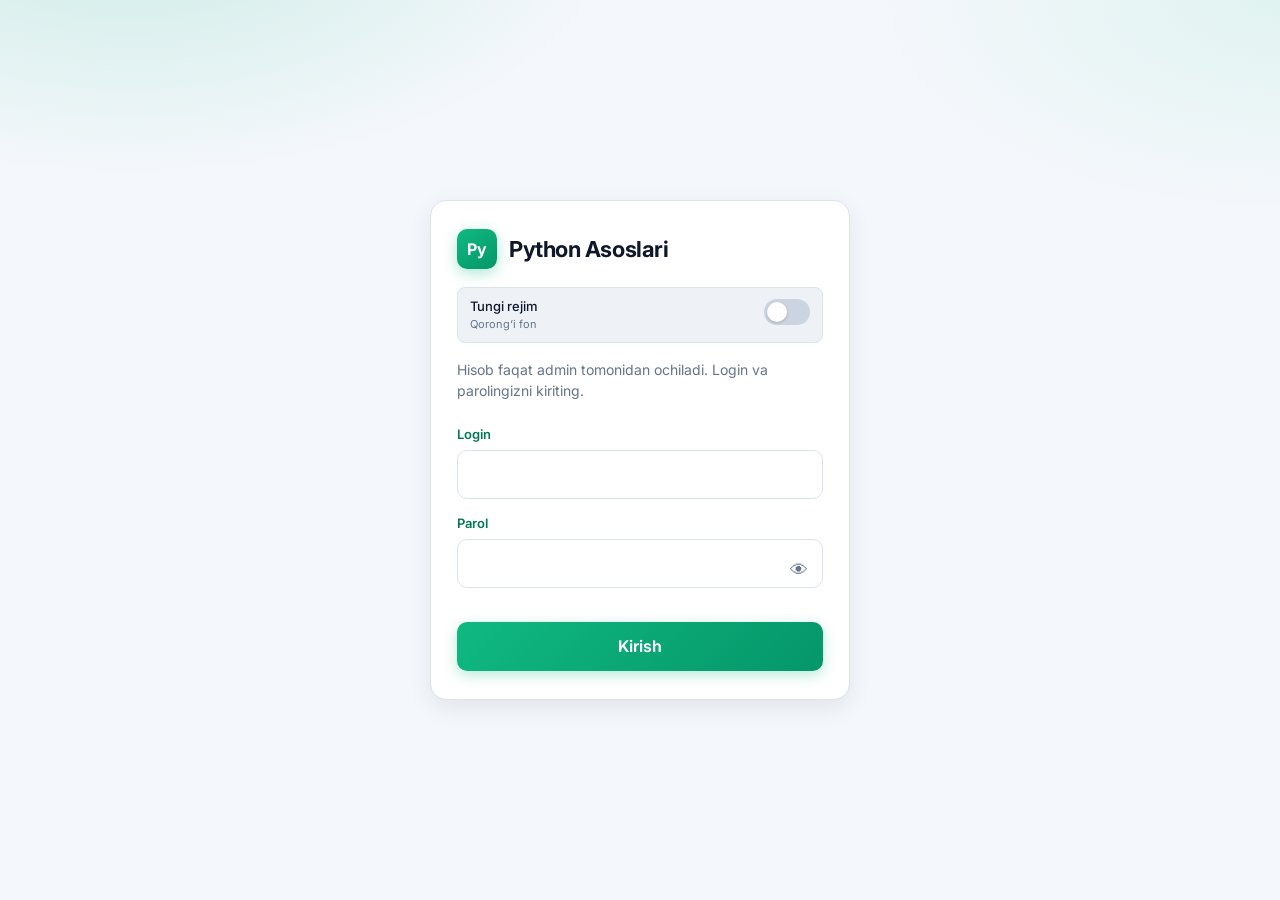
<file: login.html>
<!DOCTYPE html>
<html lang="uz">
<head>
  <meta charset="UTF-8" />
  <meta name="viewport" content="width=device-width, initial-scale=1" />
  <title>Kirish — Python Asoslari</title>
  <link rel="stylesheet" href="css/style.css" />
  <script>
    (function () {
      try {
        var t = localStorage.getItem("python-asolari-theme") || "light";
        document.documentElement.dataset.theme = t;
      } catch (e) {}
    })();
  </script>
  <style>
    .auth-wrap {
      min-height: 100vh;
      display: grid;
      place-items: center;
      padding: 24px;
      background:
        radial-gradient(900px 480px at 10% -10%, rgba(16, 185, 129, 0.18) 0%, transparent 55%),
        radial-gradient(800px 420px at 100% 0%, rgba(52, 211, 153, 0.1) 0%, transparent 50%),
        var(--bg);
    }
    .auth-card {
      width: min(420px, 100%);
      background: var(--bg-card);
      border: 1px solid var(--line);
      border-radius: 16px;
      padding: 28px 26px;
      box-shadow: var(--shadow);
    }
    .auth-brand {
      display: flex;
      align-items: center;
      gap: 12px;
      margin-bottom: 18px;
    }
    .auth-card h1 {
      margin: 0;
      font-size: 22px;
      letter-spacing: -0.02em;
      color: var(--ink);
    }
    .auth-card .sub {
      margin: 0 0 22px;
      color: var(--muted);
      font-size: 14px;
    }
    .auth-card label {
      display: block;
      font-size: 13px;
      margin: 0 0 6px;
      color: var(--accent-2);
      font-weight: 600;
    }
    .auth-card input[type="text"],
    .auth-card input[type="password"] {
      width: 100%;
      box-sizing: border-box;
      border: 1px solid var(--line);
      border-radius: 10px;
      padding: 11px 12px;
      font: inherit;
      margin-bottom: 14px;
      background: var(--input-bg);
      color: var(--ink);
    }
    .auth-card input:focus {
      outline: 2px solid rgba(16, 185, 129, 0.45);
      outline-offset: 1px;
      border-color: var(--accent);
    }
    .pw-wrap {
      position: relative;
      margin-bottom: 14px;
    }
    .pw-wrap input {
      width: 100%;
      box-sizing: border-box;
      border: 1px solid var(--line);
      border-radius: 10px;
      padding: 11px 44px 11px 12px;
      font: inherit;
      margin-bottom: 0;
      background: var(--input-bg);
      color: var(--ink);
    }
    .pw-toggle {
      position: absolute;
      right: 6px;
      top: 50%;
      transform: translateY(-50%);
      width: 36px;
      height: 36px;
      border: 0;
      border-radius: 8px;
      background: transparent;
      color: var(--muted);
      cursor: pointer;
      display: grid;
      place-items: center;
      padding: 0;
      font-size: 18px;
      line-height: 1;
    }
    .pw-toggle:hover { background: var(--accent-soft); color: var(--accent-2); }
    .auth-card button[type="submit"] {
      width: 100%;
      margin-top: 6px;
      border: 0;
      border-radius: 10px;
      padding: 12px;
      font: inherit;
      font-weight: 650;
      background: linear-gradient(135deg, #10b981, #059669);
      color: #fff;
      cursor: pointer;
      box-shadow: 0 4px 14px rgba(16, 185, 129, 0.3);
    }
    .auth-err {
      display: none;
      margin: 0 0 12px;
      padding: 10px 12px;
      border-radius: 10px;
      background: rgba(239, 68, 68, 0.12);
      border: 1px solid rgba(239, 68, 68, 0.35);
      color: var(--bad);
      font-size: 13px;
    }
    .auth-err.show { display: block; }
  </style>
</head>
<body>
  <div class="auth-wrap">
    <form class="auth-card" id="login-form">
      <div class="auth-brand">
        <div class="brand-logo" aria-hidden="true">Py</div>
        <h1>Python Asoslari</h1>
      </div>
      <div class="theme-toggle" style="margin:0 0 16px">
        <span class="theme-toggle-label">Tungi rejim<small>Qorong‘i fon</small></span>
        <label class="theme-switch">
          <input type="checkbox" id="theme-toggle" aria-label="Tungi rejim" />
          <span class="theme-slider"></span>
        </label>
      </div>
      <p class="sub">Hisob faqat admin tomonidan ochiladi. Login va parolingizni kiriting.</p>
      <div class="auth-err" id="err"></div>
      <label for="username">Login</label>
      <input id="username" name="username" type="text" autocomplete="username" required />
      <label for="password">Parol</label>
      <div class="pw-wrap">
        <input id="password" name="password" type="password" autocomplete="current-password" required />
        <button type="button" class="pw-toggle" id="pw-toggle" aria-label="Parolni ko‘rsatish" aria-pressed="false" title="Ko‘rsatish / yashirish">👁</button>
      </div>
      <button type="submit">Kirish</button>
    </form>
  </div>
  <script src="js/api.js"></script>
  <script>
    (function initTheme() {
      const KEY = "python-asolari-theme";
      const mode = localStorage.getItem(KEY) || "light";
      document.body.classList.add(mode === "dark" ? "theme-dark" : "theme-light");
      const toggle = document.getElementById("theme-toggle");
      if (toggle) {
        toggle.checked = mode === "dark";
        toggle.onchange = () => {
          const dark = toggle.checked;
          document.body.classList.remove("theme-light", "theme-dark");
          document.body.classList.add(dark ? "theme-dark" : "theme-light");
          localStorage.setItem(KEY, dark ? "dark" : "light");
        };
      }
    })();
    if (API.token()) {
      const u = API.user();
      location.href = u && u.role === "admin" ? "/admin" : "/";
    }
    const err = document.getElementById("err");
    const pw = document.getElementById("password");
    const toggle = document.getElementById("pw-toggle");
    toggle.onclick = () => {
      const show = pw.type === "password";
      pw.type = show ? "text" : "password";
      toggle.setAttribute("aria-pressed", show ? "true" : "false");
      toggle.setAttribute("aria-label", show ? "Parolni yashirish" : "Parolni ko‘rsatish");
      toggle.textContent = show ? "🙈" : "👁";
    };
    document.getElementById("login-form").onsubmit = async (e) => {
      e.preventDefault();
      err.classList.remove("show");
      try {
        const data = await API.login(
          document.getElementById("username").value.trim(),
          pw.value
        );
        API.setSession(data);
        location.href = data.role === "admin" ? "/admin" : "/";
      } catch (ex) {
        err.textContent = ex.message || "Kirish amalga oshmadi";
        err.classList.add("show");
      }
    };
  </script>
</body>
</html>
</file>
<file: css/style.css>
/* Python Asoslari — light (default) + dark theme */
@import url("https://fonts.googleapis.com/css2?family=Inter:wght@400;500;600;700&family=JetBrains+Mono:wght@400;500;600&display=swap");

:root,
body.theme-light {
  --bg: #f4f7fb;
  --bg-main: #ffffff;
  --bg-2: #eef2f7;
  --bg-card: #ffffff;
  --sidebar: #ffffff;
  --ink: #0f172a;
  --muted: #64748b;
  --line: #dbe3ee;
  --accent: #059669;
  --accent-2: #047857;
  --accent-soft: rgba(5, 150, 105, 0.12);
  --easy: #16a34a;
  --mid: #d97706;
  --hard: #dc2626;
  --ok: #16a34a;
  --bad: #dc2626;
  --code: #f8fafc;
  --code-ink: #0f172a;
  --font: "Inter", "Segoe UI", "Noto Sans", system-ui, sans-serif;
  --mono: "JetBrains Mono", "Cascadia Code", "Consolas", monospace;
  --radius: 12px;
  --radius-sm: 8px;
  --sidebar-w: 288px;
  --shadow: 0 8px 24px rgba(15, 23, 42, 0.08);
  --transition: 0.18s ease;
  --chip-hard-bg: #fef2f2;
  --chip-hard-ink: #b91c1c;
  --result-ok-bg: #ecfdf5;
  --result-bad-bg: #fef2f2;
  --code-chrome: #eef5f1;
  --code-chrome-line: #d5e4dc;
  --code-out-bg: #f3faf6;
  --code-out-ink: #047857;
  --code-out-label: #5b7a6c;
  --copy-bg: #ffffff;
  --copy-ink: #334155;
  --copy-border: #c5d6cc;
  --code-shadow: 0 4px 16px rgba(15, 23, 42, 0.06);
  --tok-kw: #b42318;
  --tok-fn: #7c3aed;
  --tok-str: #0369a1;
  --tok-num: #1d4ed8;
  --tok-cmt: #64748b;
  --tabs-bg: #e8eef5;
  --nav-num-bg: #e8eef5;
  --progress-bg: #f1f5f9;
  --bar-track: #dbe3ee;
  --surface-soft: #f1f5f9;
  --nav-hover: #eef2f7;
  --input-bg: #ffffff;
  --btn-secondary-bg: #e8eef5;
  --btn-secondary-ink: #0f172a;
  --ex-hover: #f1f5f9;
}

body.theme-dark {
  --bg: #0b1120;
  --bg-main: #111827;
  --bg-2: #1e293b;
  --bg-card: #1e293b;
  --sidebar: #0f172a;
  --ink: #f1f5f9;
  --muted: #94a3b8;
  --line: #334155;
  --accent: #10b981;
  --accent-2: #34d399;
  --accent-soft: rgba(16, 185, 129, 0.14);
  --easy: #22c55e;
  --mid: #f59e0b;
  --hard: #ef4444;
  --ok: #22c55e;
  --bad: #ef4444;
  --code: #0d1117;
  --code-ink: #e6edf3;
  --shadow: 0 8px 24px rgba(0, 0, 0, 0.28);
  --chip-hard-bg: rgba(239, 68, 68, 0.15);
  --chip-hard-ink: #fca5a5;
  --result-ok-bg: rgba(34, 197, 94, 0.12);
  --result-bad-bg: rgba(239, 68, 68, 0.12);
  --code-chrome: #161b22;
  --code-chrome-line: #21262d;
  --code-out-bg: #010409;
  --code-out-ink: #7ee787;
  --code-out-label: #8b949e;
  --copy-bg: #21262d;
  --copy-ink: #c9d1d9;
  --copy-border: #30363d;
  --code-shadow: 0 6px 20px rgba(0, 0, 0, 0.35);
  --tok-kw: #ff7b72;
  --tok-fn: #d2a8ff;
  --tok-str: #a5d6ff;
  --tok-num: #79c0ff;
  --tok-cmt: #8b949e;
  --tabs-bg: #0f172a;
  --nav-num-bg: #1e293b;
  --progress-bg: rgba(30, 41, 59, 0.45);
  --bar-track: #1e293b;
  --surface-soft: rgba(30, 41, 59, 0.55);
  --nav-hover: rgba(30, 41, 59, 0.85);
  --input-bg: #0f172a;
  --btn-secondary-bg: #1e293b;
  --btn-secondary-ink: #f1f5f9;
  --ex-hover: #243044;
}

* { box-sizing: border-box; }
html, body { margin: 0; min-height: 100%; }
body {
  font-family: var(--font);
  background: var(--bg);
  color: var(--ink);
  line-height: 1.55;
  overflow-x: hidden;
  -webkit-font-smoothing: antialiased;
}
body.nav-open { overflow: hidden; }
body.sidebar-collapsed {
  --sidebar-w: 72px;
}

/* —— Mobile top bar —— */
.topbar {
  display: none;
  position: sticky;
  top: 0;
  z-index: 30;
  align-items: center;
  gap: 12px;
  padding: 12px 14px;
  background: var(--sidebar);
  border-bottom: 1px solid var(--line);
  color: var(--ink);
}
.topbar-title {
  font-weight: 600;
  font-size: 15px;
  letter-spacing: -0.02em;
  flex: 1;
  min-width: 0;
  white-space: nowrap;
  overflow: hidden;
  text-overflow: ellipsis;
}
.menu-btn {
  display: inline-flex;
  align-items: center;
  justify-content: center;
  width: 40px;
  height: 40px;
  border: 1px solid var(--line);
  border-radius: var(--radius-sm);
  background: var(--bg-2);
  color: var(--ink);
  cursor: pointer;
  font-size: 18px;
  line-height: 1;
  flex-shrink: 0;
  transition: background var(--transition), border-color var(--transition);
}
.menu-btn:hover { border-color: var(--accent); background: var(--accent-soft); }

.sidebar-backdrop {
  display: none;
  position: fixed;
  inset: 0;
  background: rgba(2, 6, 23, 0.65);
  z-index: 40;
  border: 0;
  padding: 0;
  cursor: pointer;
}
.sidebar-backdrop.show { display: block; }

/* —— App shell —— */
.app {
  display: grid;
  grid-template-columns: var(--sidebar-w) 1fr;
  min-height: 100vh;
  width: 100%;
  transition: grid-template-columns var(--transition);
}

/* —— Sidebar —— */
.sidebar {
  background: var(--sidebar);
  color: var(--ink);
  padding: 20px 14px 24px;
  display: flex;
  flex-direction: column;
  gap: 14px;
  border-right: 1px solid var(--line);
  min-height: 100vh;
  position: sticky;
  top: 0;
  max-height: 100vh;
  overflow: hidden;
  z-index: 20;
}
.sidebar-top {
  display: flex;
  align-items: flex-start;
  justify-content: space-between;
  gap: 8px;
}
.brand {
  padding: 2px 8px 4px;
  min-width: 0;
}
.brand-row {
  display: flex;
  align-items: center;
  gap: 12px;
}
.brand-logo {
  width: 40px;
  height: 40px;
  border-radius: 10px;
  background: linear-gradient(145deg, #10b981, #059669);
  display: grid;
  place-items: center;
  font-weight: 700;
  font-size: 16px;
  color: #fff;
  flex-shrink: 0;
  box-shadow: 0 4px 14px rgba(16, 185, 129, 0.35);
}
.brand .tag {
  display: block;
  font-size: 10px;
  letter-spacing: 0.08em;
  text-transform: uppercase;
  color: var(--accent-2);
  margin-bottom: 2px;
  font-weight: 600;
}
.brand h1 {
  font-size: 17px;
  margin: 0;
  font-weight: 700;
  letter-spacing: -0.03em;
  color: var(--ink);
}
.brand p {
  display: none;
}
.collapse-btn {
  width: 32px;
  height: 32px;
  border: 1px solid var(--line);
  border-radius: 8px;
  background: transparent;
  color: var(--muted);
  cursor: pointer;
  flex-shrink: 0;
  transition: color var(--transition), border-color var(--transition), background var(--transition);
}
.collapse-btn:hover {
  color: var(--accent-2);
  border-color: var(--accent);
  background: var(--accent-soft);
}
body.sidebar-collapsed .brand .brand-text,
body.sidebar-collapsed .user-bar,
body.sidebar-collapsed .py-status,
body.sidebar-collapsed .progress-wrap,
body.sidebar-collapsed .nav button .nav-meta,
body.sidebar-collapsed .nav button .nav-title {
  display: none;
}
body.sidebar-collapsed .brand-row { justify-content: center; }
body.sidebar-collapsed .sidebar-top { justify-content: center; }
body.sidebar-collapsed .nav button {
  justify-content: center;
  padding: 10px;
}
body.sidebar-collapsed .nav-num {
  margin: 0;
}

.user-bar { margin: 0; }
.user-bar-inner {
  display: flex;
  justify-content: space-between;
  gap: 8px;
  align-items: center;
  padding: 10px 12px;
  border: 1px solid var(--line);
  border-radius: var(--radius-sm);
  background: var(--surface-soft);
  font-size: 13px;
  color: var(--ink);
}
.user-bar-links {
  display: flex;
  gap: 6px;
  align-items: center;
  flex-wrap: wrap;
}
.user-bar-links a,
.user-bar-links button {
  border: 1px solid var(--line);
  background: var(--bg-2);
  color: var(--accent-2);
  font: inherit;
  font-size: 12px;
  cursor: pointer;
  text-decoration: none;
  padding: 4px 10px;
  border-radius: 6px;
  transition: background var(--transition), border-color var(--transition);
}
.user-bar-links a:hover,
.user-bar-links button:hover {
  border-color: var(--accent);
  background: var(--accent-soft);
  color: var(--accent-2);
}

.py-status {
  font-size: 12px;
  padding: 9px 12px;
  border-radius: var(--radius-sm);
  background: var(--surface-soft);
  color: var(--muted);
  border: 1px solid var(--line);
}
.py-status.ok { color: var(--ok); border-color: rgba(34, 197, 94, 0.35); background: rgba(34, 197, 94, 0.08); }
.py-status.wait { color: var(--mid); }
.py-status.err { color: var(--bad); border-color: rgba(239, 68, 68, 0.35); }

.progress-wrap {
  padding: 12px;
  border-radius: var(--radius-sm);
  background: var(--progress-bg);
  border: 1px solid var(--line);
}
.progress-label {
  display: flex;
  justify-content: space-between;
  align-items: baseline;
  font-size: 12px;
  color: var(--muted);
  margin-bottom: 8px;
  gap: 8px;
}
.progress-label strong {
  color: var(--ink);
  font-weight: 600;
  font-variant-numeric: tabular-nums;
}
.progress-pct {
  font-size: 11px;
  color: var(--accent-2);
  font-weight: 600;
}
.bar {
  height: 8px;
  background: var(--bar-track);
  border-radius: 99px;
  overflow: hidden;
  border: 1px solid var(--line);
}
.bar > span {
  display: block;
  height: 100%;
  width: 0;
  background: linear-gradient(90deg, #059669, #10b981, #34d399);
  border-radius: 99px;
  transition: width 0.35s ease;
}

.nav {
  display: flex;
  flex-direction: column;
  gap: 4px;
  overflow: auto;
  padding-right: 2px;
  flex: 1;
  min-height: 0;
  -webkit-overflow-scrolling: touch;
  scrollbar-width: thin;
  scrollbar-color: var(--line) transparent;
}
.nav button {
  display: flex;
  align-items: flex-start;
  gap: 10px;
  text-align: left;
  border: 1px solid transparent;
  background: transparent;
  color: var(--ink);
  padding: 10px 10px;
  border-radius: var(--radius-sm);
  cursor: pointer;
  font: inherit;
  transition: background var(--transition), border-color var(--transition), transform 0.12s ease;
}
.nav button:hover {
  background: var(--nav-hover);
  border-color: var(--line);
}
.nav button.active {
  background: linear-gradient(135deg, rgba(16, 185, 129, 0.22), rgba(16, 185, 129, 0.08));
  border-color: rgba(16, 185, 129, 0.45);
  box-shadow: inset 0 0 0 1px rgba(16, 185, 129, 0.12);
}
.nav-num {
  width: 28px;
  height: 28px;
  border-radius: 8px;
  background: var(--nav-num-bg);
  border: 1px solid var(--line);
  display: grid;
  place-items: center;
  font-size: 12px;
  font-weight: 700;
  color: var(--muted);
  flex-shrink: 0;
  font-variant-numeric: tabular-nums;
}
.nav button.active .nav-num {
  background: linear-gradient(145deg, #10b981, #059669);
  border-color: transparent;
  color: #fff;
}
.nav button.done .nav-num {
  border-color: rgba(34, 197, 94, 0.5);
  color: var(--ok);
}
.nav-body { min-width: 0; flex: 1; }
.nav-title {
  display: block;
  font-size: 13px;
  font-weight: 550;
  line-height: 1.35;
  color: var(--ink);
}
.nav-meta {
  display: block;
  color: var(--muted);
  font-size: 11px;
  margin-top: 3px;
}
.nav button.active .nav-title { color: var(--ink); }
body.theme-dark .nav button.active .nav-title { color: #ecfdf5; }

/* —— Main —— */
.main {
  background: var(--bg-main);
  padding: 28px clamp(16px, 3vw, 40px) 56px;
  width: 100%;
  max-width: none;
  min-width: 0;
  min-height: 100vh;
}
.main-inner {
  width: 100%;
  max-width: 920px;
  margin: 0 auto;
}

.breadcrumb {
  display: flex;
  flex-wrap: wrap;
  align-items: center;
  gap: 6px;
  font-size: 12px;
  color: var(--muted);
  margin-bottom: 12px;
}
.breadcrumb span { color: var(--muted); }
.breadcrumb .bc-sep { opacity: 0.5; }
.breadcrumb .bc-current { color: var(--accent-2); font-weight: 500; }

.lesson-head h2 {
  margin: 0 0 8px;
  font-size: clamp(22px, 2.6vw, 28px);
  letter-spacing: -0.03em;
  line-height: 1.25;
  font-weight: 700;
  color: var(--ink);
}
.lesson-head p {
  margin: 0 0 22px;
  color: var(--muted);
  font-size: 15px;
  max-width: 62ch;
}

/* —— Tabs —— */
.tabs {
  display: flex;
  gap: 4px;
  margin-bottom: 24px;
  padding: 5px;
  background: var(--tabs-bg);
  border: 1px solid var(--line);
  border-radius: 12px;
  width: 100%;
  max-width: 100%;
  flex-wrap: wrap;
}
.tabs button {
  border: 0;
  background: transparent;
  font: inherit;
  padding: 10px 14px;
  cursor: pointer;
  color: var(--muted);
  border-radius: 9px;
  flex: 1 1 auto;
  min-width: min(120px, 100%);
  text-align: center;
  font-weight: 500;
  font-size: 13.5px;
  transition: background var(--transition), color var(--transition), box-shadow var(--transition);
}
.tabs button:hover { color: var(--ink); background: var(--bg-2); }
.tabs button.active {
  background: linear-gradient(135deg, #10b981, #059669);
  color: #fff;
  font-weight: 600;
  box-shadow: 0 4px 14px rgba(16, 185, 129, 0.28);
}

/* —— Cards —— */
.card {
  background: var(--bg-card);
  border: 1px solid var(--line);
  border-radius: var(--radius);
  padding: 20px 22px;
  margin-bottom: 14px;
  box-shadow: var(--shadow);
  width: 100%;
}

.teach h3 {
  margin: 0 0 10px;
  font-size: 18px;
  letter-spacing: -0.02em;
  color: var(--ink);
  font-weight: 650;
}
.teach h4 {
  margin: 20px 0 10px;
  font-size: 14px;
  color: var(--accent-2);
  font-weight: 600;
}
.teach p, .teach li {
  max-width: 68ch;
  color: var(--ink);
}
.teach-explain {
  margin: 0 0 12px !important;
  padding: 10px 12px;
  border-radius: 8px;
  background: var(--accent-soft);
  border: 1px solid rgba(16, 185, 129, 0.28);
  color: var(--ink) !important;
  font-size: 14px;
  line-height: 1.55;
  max-width: none !important;
}
.teach ul, .teach ol { padding-left: 1.2em; }
.teach code, .example pre, .task code {
  font-family: var(--mono);
  font-size: 13px;
}
.teach code {
  background: var(--accent-soft);
  color: var(--accent-2);
  padding: 2px 6px;
  border-radius: 4px;
}
.teach .card + .card { margin-top: 0; }

.callout {
  background: var(--accent-soft);
  border: 1px solid rgba(16, 185, 129, 0.35);
  border-radius: var(--radius-sm);
  padding: 12px 14px;
  margin: 14px 0 0;
  color: var(--ink);
  font-size: 14px;
}
.callout strong { color: var(--accent-2); }

.method-table {
  width: 100%;
  border-collapse: collapse;
  font-size: 13.5px;
  margin: 12px 0 4px;
}
.method-table th,
.method-table td {
  border: 1px solid var(--line);
  padding: 10px 12px;
  text-align: left;
  vertical-align: top;
}
.method-table th {
  background: var(--bg-2);
  color: var(--accent-2);
  font-weight: 600;
}
.method-table td { color: var(--ink); }
.method-table code {
  background: transparent;
  padding: 0;
  color: var(--accent-2);
}

.review-lead {
  margin: 0 0 14px;
  color: var(--muted);
  font-size: 14px;
  max-width: 62ch;
}
.review-table td:first-child {
  width: 2.5rem;
  color: var(--muted);
  font-variant-numeric: tabular-nums;
}
.review-table td:nth-child(2) { white-space: nowrap; }

/* —— Code editor blocks —— */
.code-wrap {
  display: block;
  width: 100%;
  max-width: 100%;
  margin: 0 0 16px;
  background: var(--code);
  border-radius: var(--radius);
  border: 1px solid var(--code-chrome-line);
  box-shadow: var(--code-shadow);
  overflow: hidden;
  box-sizing: border-box;
}
.code-toolbar {
  display: flex;
  align-items: center;
  justify-content: space-between;
  gap: 8px;
  padding: 8px 12px;
  background: var(--code-chrome);
  border-bottom: 1px solid var(--code-chrome-line);
}
.code-lang {
  font-size: 11px;
  font-weight: 650;
  letter-spacing: 0.06em;
  text-transform: uppercase;
  color: var(--accent-2);
  font-family: var(--font);
}
.copy-btn {
  border: 1px solid var(--copy-border);
  background: var(--copy-bg);
  color: var(--copy-ink);
  font: inherit;
  font-size: 11px;
  font-weight: 500;
  padding: 4px 10px;
  border-radius: 6px;
  cursor: pointer;
  transition: background var(--transition), border-color var(--transition), color var(--transition);
}
.copy-btn:hover {
  border-color: var(--accent);
  color: var(--accent-2);
  background: var(--accent-soft);
}
.copy-btn.copied {
  border-color: var(--ok);
  color: var(--ok);
}

.code-wrap pre.code {
  margin: 0;
  display: block;
  width: 100%;
  max-width: 100%;
  min-width: 0;
  background: transparent;
  color: var(--code-ink);
  padding: 14px 16px;
  border-radius: 0;
  border: 0;
  box-shadow: none;
  overflow-x: auto;
  font-family: var(--mono);
  font-size: 13.5px;
  line-height: 1.55;
  white-space: pre;
  box-sizing: border-box;
}
.tok-kw { color: var(--tok-kw); }
.tok-fn { color: var(--tok-fn); }
.tok-str { color: var(--tok-str); }
.tok-num { color: var(--tok-num); }
.tok-cmt { color: var(--tok-cmt); font-style: italic; }

.code-wrap .code-out {
  display: block;
  margin: 0;
  padding: 12px 16px 14px;
  border: 0;
  border-top: 1px solid var(--code-chrome-line);
  border-radius: 0;
  background: var(--code-out-bg);
  color: var(--code-ink);
  font-size: 13.5px;
  box-sizing: border-box;
}
.code-wrap .code-out-label {
  display: block;
  font-size: 11px;
  font-weight: 650;
  letter-spacing: 0.06em;
  text-transform: uppercase;
  color: var(--code-out-label);
  margin-bottom: 6px;
  font-family: var(--font);
}
.code-wrap .code-out-val {
  font-family: var(--mono);
  font-size: 13.5px;
  background: transparent;
  color: var(--code-out-ink);
  padding: 0;
  white-space: pre-wrap;
  word-break: break-word;
}
.code-wrap .code-out-pre {
  display: block;
  margin: 0;
  width: 100%;
  font-family: var(--mono);
  font-size: 13px;
  line-height: 1.5;
  white-space: pre-wrap;
  word-break: break-word;
  color: var(--code-out-ink);
  background: transparent;
  border: 0;
  padding: 0;
}

pre.code {
  margin: 0 0 14px;
  display: block;
  width: 100%;
  max-width: 100%;
  background: var(--code);
  color: var(--code-ink);
  padding: 14px 16px;
  border-radius: var(--radius);
  overflow-x: auto;
  font-family: var(--mono);
  font-size: 13.5px;
  line-height: 1.55;
  border: 1px solid var(--code-chrome-line);
  white-space: pre;
  box-sizing: border-box;
}
.example pre.code,
.answer-code,
.answer-box pre.code {
  display: block;
  width: 100%;
  min-width: 0;
}

.code-out {
  display: block;
  margin: 0 0 14px;
  padding: 10px 12px;
  border-radius: var(--radius-sm);
  background: var(--code-out-bg);
  border: 1px solid var(--code-chrome-line);
  color: var(--ink);
  font-size: 13.5px;
  box-sizing: border-box;
}
.code-out-label { font-weight: 650; color: var(--code-out-label); }
.code-out-val {
  font-family: var(--mono);
  color: var(--code-out-ink);
  background: transparent;
  padding: 0;
  white-space: pre-wrap;
  word-break: break-word;
}
.code-out-pre {
  margin: 4px 0 0;
  width: 100%;
  font-family: var(--mono);
  font-size: 13px;
  line-height: 1.45;
  white-space: pre-wrap;
  word-break: break-word;
  color: var(--code-out-ink);
  background: transparent;
  border: 0;
  padding: 0;
}

.example { margin-bottom: 16px; }
.example .cap {
  font-weight: 600;
  margin-bottom: 10px;
  color: var(--ink);
}
.example .why {
  color: var(--muted);
  font-size: 14px;
  margin: 10px 0 0;
}

.list-hint {
  margin: 0 0 12px;
  color: var(--muted);
  font-size: 14px;
}
.filters { display: flex; gap: 8px; margin-bottom: 14px; flex-wrap: wrap; }
.filters button, .chip {
  border: 1px solid var(--line);
  background: var(--bg-2);
  color: var(--ink);
  padding: 7px 12px;
  border-radius: 99px;
  cursor: pointer;
  font: inherit;
  font-size: 13px;
  transition: border-color var(--transition), background var(--transition);
}
.filters button:hover { border-color: var(--accent); }
.filters button.active {
  border-color: var(--accent);
  background: var(--accent-soft);
  color: var(--accent-2);
  font-weight: 600;
}
.chip.oson { color: var(--easy); border-color: rgba(34, 197, 94, 0.35); }
.chip.ortacha { color: var(--mid); border-color: rgba(245, 158, 11, 0.35); }
.chip.qiyin { color: var(--hard); border-color: var(--line); }
.chip.done {
  background: rgba(34, 197, 94, 0.12);
  border-color: rgba(34, 197, 94, 0.4);
  color: var(--ok);
}

.ex-list { display: grid; gap: 8px; margin-bottom: 16px; }
.ex-item {
  display: flex;
  align-items: center;
  gap: 10px;
  width: 100%;
  text-align: left;
  border: 1px solid var(--line);
  background: var(--bg-card);
  border-radius: var(--radius);
  padding: 12px 14px;
  cursor: pointer;
  font: inherit;
  color: var(--ink);
  transition: border-color var(--transition), transform 0.12s ease, box-shadow var(--transition), background var(--transition);
}
.ex-item:hover {
  border-color: var(--accent);
  transform: translateY(-1px);
  box-shadow: var(--shadow);
  background: var(--ex-hover);
}
.ex-item .num {
  width: 28px;
  color: var(--muted);
  font-variant-numeric: tabular-nums;
  font-weight: 600;
}
.ex-item .ex-title { flex: 1; min-width: 0; }
.ex-item .ex-go {
  color: var(--accent-2);
  font-size: 13px;
  font-weight: 650;
  white-space: nowrap;
}

.work-top {
  display: flex;
  align-items: center;
  gap: 10px;
  margin-bottom: 14px;
  flex-wrap: wrap;
}
.back-btn {
  font: inherit;
  border: 1px solid var(--line);
  background: var(--bg-2);
  border-radius: var(--radius-sm);
  padding: 8px 12px;
  cursor: pointer;
  color: var(--ink);
  transition: border-color var(--transition), color var(--transition);
}
.back-btn:hover { border-color: var(--accent); color: var(--accent-2); }
.work-num {
  color: var(--muted);
  font-size: 13px;
  margin-left: auto;
}

.workspace { display: grid; grid-template-columns: 1fr; gap: 12px; width: 100%; }
.focus-work { padding: 22px; }
.work-head h3 {
  margin: 0 0 8px;
  font-size: clamp(18px, 2.5vw, 22px);
  letter-spacing: -0.02em;
  color: var(--ink);
}
.task { margin: 0; color: var(--ink); }
.hint {
  font-size: 13px;
  color: var(--muted);
  margin-top: 8px;
}
.hint-note {
  margin-top: 12px;
  padding: 10px 12px;
  border-radius: 8px;
  background: rgba(245, 158, 11, 0.1);
  border: 1px solid rgba(245, 158, 11, 0.35);
  color: var(--ink);
}
.hint-note strong { color: var(--mid); }
.field-label {
  font-size: 13px;
  font-weight: 600;
  color: var(--muted);
}
.editor-label-row {
  display: flex;
  flex-wrap: wrap;
  align-items: baseline;
  justify-content: space-between;
  gap: 8px;
}
.editor-tips {
  font-size: 12px;
  color: var(--muted);
}
textarea.editor {
  width: 100%;
  min-height: 220px;
  resize: vertical;
  font-family: var(--mono);
  font-size: 14px;
  background: var(--code);
  color: var(--code-ink);
  border: 1px solid #21262d;
  border-radius: var(--radius-sm);
  padding: 14px;
}
.CodeMirror {
  height: 280px;
  border-radius: var(--radius-sm);
  font-family: var(--mono);
  font-size: 14px;
  line-height: 1.5;
  border: 1px solid #21262d;
  width: 100% !important;
}
.CodeMirror-focused {
  outline: 2px solid rgba(16, 185, 129, 0.45);
  outline-offset: 1px;
}
.CodeMirror-hints {
  font-family: var(--mono);
  font-size: 13px;
  border: 1px solid #30363d;
  background: #161b22;
  color: #e6edf3;
  border-radius: 8px;
  box-shadow: var(--shadow);
  z-index: 20;
  max-height: 220px;
}
.CodeMirror-hint { color: #e6edf3; padding: 4px 10px; }
.CodeMirror-hint-active {
  background: var(--accent);
  color: #fff;
}

.actions { display: flex; gap: 8px; flex-wrap: wrap; }
.actions button, .ghost {
  font: inherit;
  border-radius: var(--radius-sm);
  padding: 10px 14px;
  cursor: pointer;
  border: 1px solid transparent;
  transition: background var(--transition), border-color var(--transition), transform 0.1s ease;
}
.actions button:active { transform: scale(0.98); }
.primary {
  background: linear-gradient(135deg, #10b981, #059669);
  color: #fff !important;
  box-shadow: 0 4px 12px rgba(16, 185, 129, 0.25);
}
.primary:hover { filter: brightness(1.06); }
.secondary {
  background: var(--btn-secondary-bg);
  color: var(--btn-secondary-ink);
  border-color: var(--line);
}
.secondary:hover {
  border-color: var(--accent);
  color: var(--accent-2);
  background: var(--accent-soft);
}
/* Qayta yozish — qizil (yorug‘ va tungi) */
.actions button.danger,
button.danger,
#btn-reset {
  background: #dc2626 !important;
  background-image: linear-gradient(135deg, #ef4444, #dc2626) !important;
  color: #fff !important;
  border-color: transparent !important;
  box-shadow: 0 4px 12px rgba(220, 38, 38, 0.3);
}
.actions button.danger:hover,
button.danger:hover,
#btn-reset:hover {
  filter: brightness(1.08);
  color: #fff !important;
}
/* Javobni ko‘rsatish — yashil (yorug‘ va tungi) */
.actions button.success,
button.success,
#btn-toggle-answer {
  background: #059669 !important;
  background-image: linear-gradient(135deg, #10b981, #059669) !important;
  color: #fff !important;
  border-color: transparent !important;
  box-shadow: 0 4px 12px rgba(16, 185, 129, 0.28);
}
.actions button.success:hover,
button.success:hover,
#btn-toggle-answer:hover {
  filter: brightness(1.08);
  color: #fff !important;
}
.result {
  white-space: pre-wrap;
  font-family: var(--mono);
  font-size: 13px;
  padding: 12px 14px;
  border-radius: var(--radius-sm);
  background: var(--code);
  border: 1px solid var(--line);
  min-height: 48px;
  color: var(--muted);
}
.result.ok {
  background: var(--result-ok-bg);
  border-color: rgba(34, 197, 94, 0.35);
  color: var(--ok);
}
.result.bad {
  background: var(--result-bad-bg);
  border-color: rgba(239, 68, 68, 0.35);
  color: var(--bad);
}

.answer-box {
  border: 1px solid rgba(16, 185, 129, 0.3);
  background: rgba(16, 185, 129, 0.06);
  border-radius: var(--radius);
  padding: 14px 16px;
}
.answer-head {
  display: flex;
  align-items: center;
  justify-content: space-between;
  gap: 10px;
  margin-bottom: 6px;
}
.answer-head h4 {
  margin: 0;
  font-size: 16px;
  color: var(--accent-2);
}
.ghost-sm {
  font: inherit;
  font-size: 12px;
  border: 1px solid var(--line);
  background: var(--bg-2);
  color: var(--accent-2);
  border-radius: 6px;
  padding: 5px 10px;
  cursor: pointer;
}
.ghost-sm:hover { border-color: var(--accent); }
.answer-note {
  margin: 0 0 10px;
  font-size: 13px;
  color: var(--muted);
}
.answer-code { margin: 0; }
.answer-box .code-wrap { margin-top: 4px; }
.answer-out {
  margin-top: 0;
  border-top: 1px solid var(--line);
}

/* —— Theme toggle —— */
.theme-toggle {
  display: flex;
  align-items: center;
  justify-content: space-between;
  gap: 10px;
  margin: 10px 14px 0;
  padding: 10px 12px;
  border: 1px solid var(--line);
  border-radius: var(--radius-sm);
  background: var(--bg-2);
}
.theme-toggle-label {
  font-size: 13px;
  font-weight: 500;
  color: var(--ink);
  line-height: 1.3;
}
.theme-toggle-label small {
  display: block;
  font-weight: 400;
  font-size: 11px;
  color: var(--muted);
  margin-top: 2px;
}
.theme-switch {
  position: relative;
  width: 46px;
  height: 26px;
  flex-shrink: 0;
}
.theme-switch input {
  opacity: 0;
  width: 0;
  height: 0;
}
.theme-slider {
  position: absolute;
  inset: 0;
  cursor: pointer;
  background: #cbd5e1;
  border-radius: 999px;
  transition: var(--transition);
}
.theme-slider::before {
  content: "";
  position: absolute;
  width: 20px;
  height: 20px;
  left: 3px;
  top: 3px;
  background: #fff;
  border-radius: 50%;
  box-shadow: 0 1px 3px rgba(0, 0, 0, 0.2);
  transition: var(--transition);
}
.theme-switch input:checked + .theme-slider {
  background: var(--accent);
}
.theme-switch input:checked + .theme-slider::before {
  transform: translateX(20px);
}
body.sidebar-collapsed .theme-toggle-label {
  display: none;
}
body.sidebar-collapsed .theme-toggle {
  justify-content: center;
  margin-left: 10px;
  margin-right: 10px;
  padding: 8px;
}

.note {
  font-size: 13px;
  color: var(--muted);
  margin-top: 28px;
  max-width: 70ch;
}

/* —— Responsive —— */
@media (max-width: 900px) {
  .app { grid-template-columns: 1fr; }
  .topbar { display: flex; }
  .collapse-btn { display: none; }

  .sidebar {
    position: fixed;
    top: 0;
    left: 0;
    z-index: 50;
    width: min(320px, 88vw);
    max-height: 100vh;
    min-height: 100vh;
    transform: translateX(-105%);
    transition: transform 0.22s ease;
    box-shadow: 8px 0 32px rgba(0, 0, 0, 0.45);
    border-right: 1px solid var(--line);
  }
  .sidebar.open { transform: translateX(0); }

  .main { padding: 16px 14px 40px; }
  .lesson-head h2 { font-size: 22px; }
  .tabs button {
    flex: 1 1 calc(50% - 4px);
    min-width: 0;
    padding: 10px 8px;
    font-size: 13px;
  }
  .card { padding: 16px; }
  .focus-work { padding: 16px; }
  .CodeMirror { height: 240px; }
  .method-table {
    display: block;
    overflow-x: auto;
    -webkit-overflow-scrolling: touch;
  }
  body.sidebar-collapsed { --sidebar-w: 288px; }
}

@media (max-width: 480px) {
  .tabs button { flex: 1 1 100%; }
  .ex-item { padding: 10px 12px; }
}
</file>
